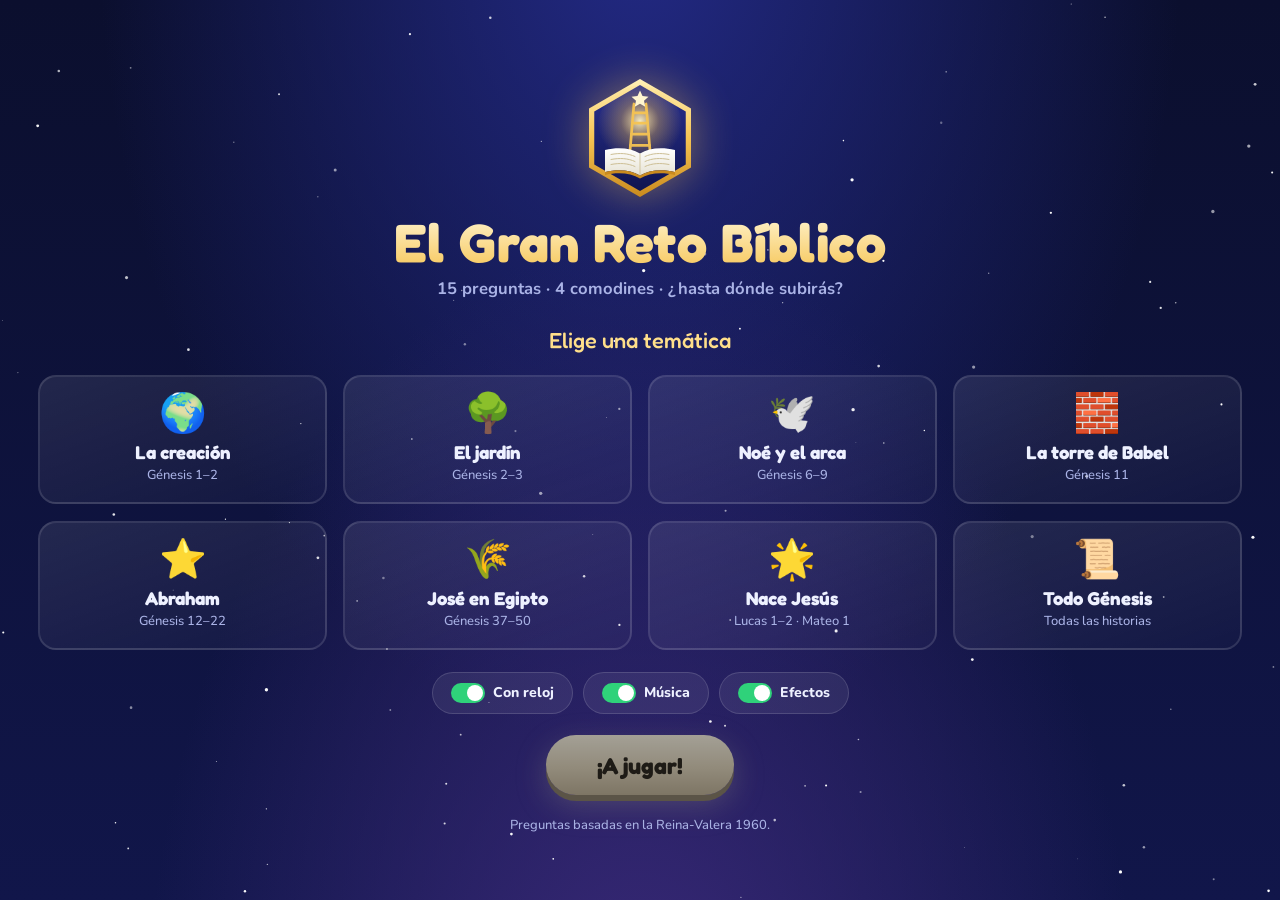
<file: demos/gran-reto/index.html>
<!DOCTYPE html>
<html lang="es">
  <head>
    <meta charset="utf-8" />
    <meta name="viewport" content="width=device-width, initial-scale=1, viewport-fit=cover" />
    <meta name="theme-color" content="#0b0f2e" />
    <link rel="icon" href="./logo.svg" />
    <title>El Gran Reto Bíblico</title>
    <script type="module" crossorigin src="./assets/index-BZwHBQod.js"></script>
    <link rel="stylesheet" crossorigin href="./assets/index-DJKFOQXp.css">
  </head>
  <body>
    <div id="raiz"></div>
  </body>
</html>
</file>
<file: demos/gran-reto/assets/index-DJKFOQXp.css>
@font-face{font-family:Fredoka;font-style:normal;font-display:swap;font-weight:500;src:url(./fredoka-hebrew-500-normal-DdMTjgiE.woff2)format("woff2"),url(./fredoka-hebrew-500-normal-BtShCMVp.woff)format("woff");unicode-range:U+307-308,U+590-5FF,U+200C-2010,U+20AA,U+25CC,U+FB1D-FB4F}@font-face{font-family:Fredoka;font-style:normal;font-display:swap;font-weight:500;src:url([data-uri])format("woff2"),url([data-uri])format("woff");unicode-range:U+100-2BA,U+2BD-2C5,U+2C7-2CC,U+2CE-2D7,U+2DD-2FF,U+304,U+308,U+329,U+1D00-1DBF,U+1E00-1E9F,U+1EF2-1EFF,U+2020,U+20A0-20AB,U+20AD-20C0,U+2113,U+2C60-2C7F,U+A720-A7FF}@font-face{font-family:Fredoka;font-style:normal;font-display:swap;font-weight:500;src:url(./fredoka-latin-500-normal-B0JifZgm.woff2)format("woff2"),url(./fredoka-latin-500-normal-BL692wg7.woff)format("woff");unicode-range:U+??,U+131,U+152-153,U+2BB-2BC,U+2C6,U+2DA,U+2DC,U+304,U+308,U+329,U+2000-206F,U+20AC,U+2122,U+2191,U+2193,U+2212,U+2215,U+FEFF,U+FFFD}@font-face{font-family:Fredoka;font-style:normal;font-display:swap;font-weight:600;src:url(./fredoka-hebrew-600-normal-CTBxhdlE.woff2)format("woff2"),url(./fredoka-hebrew-600-normal-BiVDObXj.woff)format("woff");unicode-range:U+307-308,U+590-5FF,U+200C-2010,U+20AA,U+25CC,U+FB1D-FB4F}@font-face{font-family:Fredoka;font-style:normal;font-display:swap;font-weight:600;src:url([data-uri])format("woff2"),url([data-uri])format("woff");unicode-range:U+100-2BA,U+2BD-2C5,U+2C7-2CC,U+2CE-2D7,U+2DD-2FF,U+304,U+308,U+329,U+1D00-1DBF,U+1E00-1E9F,U+1EF2-1EFF,U+2020,U+20A0-20AB,U+20AD-20C0,U+2113,U+2C60-2C7F,U+A720-A7FF}@font-face{font-family:Fredoka;font-style:normal;font-display:swap;font-weight:600;src:url(./fredoka-latin-600-normal-C4zohCW5.woff2)format("woff2"),url(./fredoka-latin-600-normal-CcrEjrB4.woff)format("woff");unicode-range:U+??,U+131,U+152-153,U+2BB-2BC,U+2C6,U+2DA,U+2DC,U+304,U+308,U+329,U+2000-206F,U+20AC,U+2122,U+2191,U+2193,U+2212,U+2215,U+FEFF,U+FFFD}@font-face{font-family:Fredoka;font-style:normal;font-display:swap;font-weight:700;src:url(./fredoka-hebrew-700-normal-DBqnFHCe.woff2)format("woff2"),url(./fredoka-hebrew-700-normal-DiqR04Vd.woff)format("woff");unicode-range:U+307-308,U+590-5FF,U+200C-2010,U+20AA,U+25CC,U+FB1D-FB4F}@font-face{font-family:Fredoka;font-style:normal;font-display:swap;font-weight:700;src:url([data-uri])format("woff2"),url([data-uri])format("woff");unicode-range:U+100-2BA,U+2BD-2C5,U+2C7-2CC,U+2CE-2D7,U+2DD-2FF,U+304,U+308,U+329,U+1D00-1DBF,U+1E00-1E9F,U+1EF2-1EFF,U+2020,U+20A0-20AB,U+20AD-20C0,U+2113,U+2C60-2C7F,U+A720-A7FF}@font-face{font-family:Fredoka;font-style:normal;font-display:swap;font-weight:700;src:url(./fredoka-latin-700-normal-BOIZVyIN.woff2)format("woff2"),url(./fredoka-latin-700-normal-C8FeHd3X.woff)format("woff");unicode-range:U+??,U+131,U+152-153,U+2BB-2BC,U+2C6,U+2DA,U+2DC,U+304,U+308,U+329,U+2000-206F,U+20AC,U+2122,U+2191,U+2193,U+2212,U+2215,U+FEFF,U+FFFD}@font-face{font-family:Nunito;font-style:normal;font-display:swap;font-weight:500;src:url(./nunito-cyrillic-ext-500-normal-BooqzoBf.woff2)format("woff2"),url(./nunito-cyrillic-ext-500-normal-ryWF3qTI.woff)format("woff");unicode-range:U+460-52F,U+1C80-1C8A,U+20B4,U+2DE0-2DFF,U+A640-A69F,U+FE2E-FE2F}@font-face{font-family:Nunito;font-style:normal;font-display:swap;font-weight:500;src:url(./nunito-cyrillic-500-normal-C7KGZCzc.woff2)format("woff2"),url(./nunito-cyrillic-500-normal-CsSUaxYY.woff)format("woff");unicode-range:U+301,U+400-45F,U+490-491,U+4B0-4B1,U+2116}@font-face{font-family:Nunito;font-style:normal;font-display:swap;font-weight:500;src:url(./nunito-vietnamese-500-normal-BpqpEYcO.woff2)format("woff2"),url(./nunito-vietnamese-500-normal-9ShSsgIA.woff)format("woff");unicode-range:U+102-103,U+110-111,U+128-129,U+168-169,U+1A0-1A1,U+1AF-1B0,U+300-301,U+303-304,U+308-309,U+323,U+329,U+1EA0-1EF9,U+20AB}@font-face{font-family:Nunito;font-style:normal;font-display:swap;font-weight:500;src:url(./nunito-latin-ext-500-normal-DpF2BH_v.woff2)format("woff2"),url(./nunito-latin-ext-500-normal-CVNQN0KE.woff)format("woff");unicode-range:U+100-2BA,U+2BD-2C5,U+2C7-2CC,U+2CE-2D7,U+2DD-2FF,U+304,U+308,U+329,U+1D00-1DBF,U+1E00-1E9F,U+1EF2-1EFF,U+2020,U+20A0-20AB,U+20AD-20C0,U+2113,U+2C60-2C7F,U+A720-A7FF}@font-face{font-family:Nunito;font-style:normal;font-display:swap;font-weight:500;src:url(./nunito-latin-500-normal-EugFkASW.woff2)format("woff2"),url(./nunito-latin-500-normal-B5klmw3Q.woff)format("woff");unicode-range:U+??,U+131,U+152-153,U+2BB-2BC,U+2C6,U+2DA,U+2DC,U+304,U+308,U+329,U+2000-206F,U+20AC,U+2122,U+2191,U+2193,U+2212,U+2215,U+FEFF,U+FFFD}@font-face{font-family:Nunito;font-style:normal;font-display:swap;font-weight:700;src:url(./nunito-cyrillic-ext-700-normal-BuR0mlCG.woff2)format("woff2"),url(./nunito-cyrillic-ext-700-normal-DfoqN4Gs.woff)format("woff");unicode-range:U+460-52F,U+1C80-1C8A,U+20B4,U+2DE0-2DFF,U+A640-A69F,U+FE2E-FE2F}@font-face{font-family:Nunito;font-style:normal;font-display:swap;font-weight:700;src:url(./nunito-cyrillic-700-normal-DP36NgGt.woff2)format("woff2"),url(./nunito-cyrillic-700-normal-DfHRUDv-.woff)format("woff");unicode-range:U+301,U+400-45F,U+490-491,U+4B0-4B1,U+2116}@font-face{font-family:Nunito;font-style:normal;font-display:swap;font-weight:700;src:url(./nunito-vietnamese-700-normal-Ch8EUCfz.woff2)format("woff2"),url(./nunito-vietnamese-700-normal-C9SQsXvj.woff)format("woff");unicode-range:U+102-103,U+110-111,U+128-129,U+168-169,U+1A0-1A1,U+1AF-1B0,U+300-301,U+303-304,U+308-309,U+323,U+329,U+1EA0-1EF9,U+20AB}@font-face{font-family:Nunito;font-style:normal;font-display:swap;font-weight:700;src:url(./nunito-latin-ext-700-normal-BWeMsAzO.woff2)format("woff2"),url(./nunito-latin-ext-700-normal-D4woHhbd.woff)format("woff");unicode-range:U+100-2BA,U+2BD-2C5,U+2C7-2CC,U+2CE-2D7,U+2DD-2FF,U+304,U+308,U+329,U+1D00-1DBF,U+1E00-1E9F,U+1EF2-1EFF,U+2020,U+20A0-20AB,U+20AD-20C0,U+2113,U+2C60-2C7F,U+A720-A7FF}@font-face{font-family:Nunito;font-style:normal;font-display:swap;font-weight:700;src:url(./nunito-latin-700-normal-Dort48En.woff2)format("woff2"),url(./nunito-latin-700-normal-OcDqTBcA.woff)format("woff");unicode-range:U+??,U+131,U+152-153,U+2BB-2BC,U+2C6,U+2DA,U+2DC,U+304,U+308,U+329,U+2000-206F,U+20AC,U+2122,U+2191,U+2193,U+2212,U+2215,U+FEFF,U+FFFD}@font-face{font-family:Nunito;font-style:normal;font-display:swap;font-weight:800;src:url(./nunito-cyrillic-ext-800-normal-B-cvGohL.woff2)format("woff2"),url(./nunito-cyrillic-ext-800-normal-pjRatrRO.woff)format("woff");unicode-range:U+460-52F,U+1C80-1C8A,U+20B4,U+2DE0-2DFF,U+A640-A69F,U+FE2E-FE2F}@font-face{font-family:Nunito;font-style:normal;font-display:swap;font-weight:800;src:url(./nunito-cyrillic-800-normal-D3igD7Kl.woff2)format("woff2"),url(./nunito-cyrillic-800-normal-DymMgApb.woff)format("woff");unicode-range:U+301,U+400-45F,U+490-491,U+4B0-4B1,U+2116}@font-face{font-family:Nunito;font-style:normal;font-display:swap;font-weight:800;src:url(./nunito-vietnamese-800-normal-D_CZYdm9.woff2)format("woff2"),url(./nunito-vietnamese-800-normal-Dz0hZPb5.woff)format("woff");unicode-range:U+102-103,U+110-111,U+128-129,U+168-169,U+1A0-1A1,U+1AF-1B0,U+300-301,U+303-304,U+308-309,U+323,U+329,U+1EA0-1EF9,U+20AB}@font-face{font-family:Nunito;font-style:normal;font-display:swap;font-weight:800;src:url(./nunito-latin-ext-800-normal-CtU8tJOV.woff2)format("woff2"),url(./nunito-latin-ext-800-normal-CDcxIxx8.woff)format("woff");unicode-range:U+100-2BA,U+2BD-2C5,U+2C7-2CC,U+2CE-2D7,U+2DD-2FF,U+304,U+308,U+329,U+1D00-1DBF,U+1E00-1E9F,U+1EF2-1EFF,U+2020,U+20A0-20AB,U+20AD-20C0,U+2113,U+2C60-2C7F,U+A720-A7FF}@font-face{font-family:Nunito;font-style:normal;font-display:swap;font-weight:800;src:url(./nunito-latin-800-normal-Dz8SOQK_.woff2)format("woff2"),url(./nunito-latin-800-normal-D-J0wlBY.woff)format("woff");unicode-range:U+??,U+131,U+152-153,U+2BB-2BC,U+2C6,U+2DA,U+2DC,U+304,U+308,U+329,U+2000-206F,U+20AC,U+2122,U+2191,U+2193,U+2212,U+2215,U+FEFF,U+FFFD}:root{--noche:#0b0f2e;--indigo:#1b2163;--indigo2:#2a3190;--oro:#f6c453;--oro2:#ffdf8a;--texto:#eef1ff;--suave:#aab3e6;--ok:#2fd27a;--mal:#ff4d5e;--sel:#ff9f1c;--borde:#5b67d8}*{box-sizing:border-box;margin:0;padding:0}html,body{height:100%}body{padding:env(safe-area-inset-top) env(safe-area-inset-right) env(safe-area-inset-bottom) env(safe-area-inset-left);color:var(--texto);background:var(--noche);-webkit-tap-highlight-color:transparent;font-family:Nunito,system-ui,sans-serif;overflow-x:hidden}#cielo{z-index:0;background:radial-gradient(at 50% 120%,#3b2a7a 0%,#0000 55%),radial-gradient(at 50% -10%,#232a86 0%,#0000 60%),linear-gradient(#0b0f2e,#11164a);position:fixed;inset:0}#estrellas{z-index:0;pointer-events:none;position:fixed;inset:0}.pantalla{z-index:1;min-height:100vh;display:flex;position:relative}button{cursor:pointer;color:inherit;background:0 0;border:0;font-family:inherit}h1,h2,h3{font-family:Fredoka,Nunito,sans-serif}#inicio{flex-direction:column;align-items:center;gap:18px;padding:28px 16px 40px}.logo{text-align:center;margin-top:8px}.lampara{filter:drop-shadow(0 0 22px #f6c45373);width:120px;height:120px;margin:0 auto 8px;animation:4s ease-in-out infinite flota;display:block}@keyframes flota{50%{transform:translateY(-6px)}}.logo h1{letter-spacing:.5px;background:linear-gradient(#fff6d5,var(--oro));color:#0000;-webkit-background-clip:text;background-clip:text;font-size:clamp(30px,6vw,48px)}.logo p{color:var(--suave);margin-top:2px;font-weight:700}.subt{color:var(--oro2);margin-top:6px;font-family:Fredoka;font-size:20px}#temas{grid-template-columns:repeat(auto-fill,minmax(150px,1fr));gap:12px;width:min(820px,100%);display:grid}.tema{text-align:center;background:linear-gradient(160deg,#ffffff17,#ffffff05);border:2px solid #ffffff1f;border-radius:18px;padding:16px 12px 14px;transition:transform .15s,border-color .15s,box-shadow .15s;position:relative}.tema:hover{transform:translateY(-3px)}.tema.elegido{border-color:var(--oro);box-shadow:0 0 0 4px #f6c4532e,0 10px 30px #00000059}.tema .ico{margin-bottom:8px;font-size:34px;line-height:1;display:block}.tema b{font-family:Fredoka;font-size:17px;display:block}.tema small{color:var(--suave);margin-top:3px;font-size:12.5px;display:block}.tema.mezcla{grid-column:1/-1;justify-content:center;align-items:center;gap:12px;padding:12px;display:flex}.tema.mezcla .ico{margin:0}.ajustes{flex-wrap:wrap;justify-content:center;gap:10px;display:flex}.chip{background:#ffffff12;border:1.5px solid #ffffff24;border-radius:999px;align-items:center;gap:8px;padding:9px 14px;font-size:14px;font-weight:800;display:flex}.chip .pt{background:#444b7a;border-radius:999px;width:34px;height:20px;transition:all .2s;position:relative}.chip .pt:after{content:"";background:#fff;border-radius:50%;width:16px;height:16px;transition:all .2s;position:absolute;top:2px;left:2px}.chip.on .pt{background:var(--ok)}.chip.on .pt:after{left:16px}.btn-oro{color:#3a2600;background:linear-gradient(#ffe49a,var(--oro) 55%,#e0a52b);border-radius:999px;padding:14px 46px;font-family:Fredoka;font-size:22px;font-weight:700;transition:transform .1s,box-shadow .1s;box-shadow:0 6px #a8741a,0 10px 30px #f6c45359}.btn-oro:active{transform:translateY(4px);box-shadow:0 2px #a8741a}.btn-oro:disabled{filter:grayscale(.8)brightness(.7);cursor:not-allowed}.nota{color:var(--suave);text-align:center;max-width:560px;font-size:13px}#juego{flex-direction:column;gap:12px;width:100%;max-width:1180px;margin:0 auto;padding:12px 14px 18px}.barra{align-items:center;gap:10px;display:flex}.barra .tema-act{color:var(--oro2);align-items:center;gap:6px;font-family:Fredoka;font-size:16px;display:flex}.barra .esp{flex:1}.icobtn{background:#ffffff14;border:1.5px solid #ffffff24;border-radius:12px;place-items:center;width:40px;height:40px;font-size:18px;display:grid}.icobtn.off{opacity:.45}.cuerpo{flex:1;grid-template-columns:1fr 250px;gap:16px;display:grid}.zona{flex-direction:column;gap:14px;min-width:0;display:flex}.comodines{flex-wrap:wrap;justify-content:center;gap:10px;display:flex}.comodin{border:2.5px solid var(--borde);background:radial-gradient(#2c3496,#141a5a);border-radius:50%;place-items:center;width:74px;height:50px;font-family:Fredoka;font-size:15px;font-weight:700;transition:all .2s;display:grid;position:relative;box-shadow:0 0 14px #5b67d859}.comodin:hover:not(:disabled){border-color:var(--oro);box-shadow:0 0 18px #f6c45380}.comodin span{font-size:20px}.comodin:disabled{opacity:.35;cursor:not-allowed}.comodin.usado:after{content:"";background:var(--mal);border-radius:3px;width:86%;height:3px;position:absolute;transform:rotate(-24deg)}.comodin .lbl{color:var(--suave);white-space:nowrap;font-family:Nunito;font-size:10.5px;font-weight:800;position:absolute;bottom:-17px}.escenario{flex-direction:column;flex:1;justify-content:center;gap:12px;padding-top:6px;display:flex;position:relative}.escenario:before{content:"";pointer-events:none;z-index:-1;background:radial-gradient(#f6c45321,#0000 65%);width:70%;height:60%;position:absolute;top:8%;left:50%;transform:translate(-50%)}.reloj{align-self:center;width:64px;height:64px;position:relative}.reloj svg{transform:rotate(-90deg)}.reloj b{place-items:center;font-family:Fredoka;font-size:22px;display:grid;position:absolute;inset:0}.reloj.urgente b{color:var(--mal);animation:.5s infinite alternate late}@keyframes late{to{transform:scale(1.15)}}.info-escalon{color:var(--oro2);background:#f6c45324;border:1px solid #f6c45359;border-radius:999px;align-self:center;padding:5px 16px;font-family:Fredoka;font-size:15px}.hex{--c:var(--borde);background:linear-gradient(90deg,transparent,var(--c) 4%,var(--c) 96%,transparent);clip-path:polygon(0 50%,22px 0,calc(100% - 22px) 0,100% 50%,calc(100% - 22px) 100%,22px 100%);padding:2px;position:relative}.hex>.in{clip-path:polygon(0 50%,21px 0,calc(100% - 21px) 0,100% 50%,calc(100% - 21px) 100%,21px 100%);background:linear-gradient(#1f2678,#0f1450);padding:14px 34px}.pregunta .in{text-align:center;place-items:center;min-height:96px;font-family:Fredoka;font-size:clamp(18px,2.6vw,25px);font-weight:600;line-height:1.25;display:grid}.pregunta{animation:.45s ease-out entra}@keyframes entra{0%{opacity:0;transform:translateY(12px)scale(.98)}}.respuestas{grid-template-columns:1fr 1fr;gap:10px 14px;display:grid}.resp{text-align:left;width:100%;transition:transform .1s}.resp .in{align-items:center;gap:10px;min-height:56px;padding:10px 30px;font-size:clamp(15px,2vw,18px);font-weight:800;display:flex}.resp .letra{color:var(--oro);flex:none;font-family:Fredoka;font-size:18px}.resp:not(.sel):not(.ok):not(.mal):hover:not(:disabled) .in{background:linear-gradient(#2b339a,#151b66)}.resp:active:not(:disabled){transform:scale(.985)}.resp.sel{--c:var(--sel)}.resp.sel .in{color:#2a1600;background:linear-gradient(#ffb547,#e07b00)}.resp.sel .letra{color:#fff}.resp.ok{--c:#7dffb5}.resp.ok .in{color:#04230f;background:linear-gradient(#3ff08f,#139a52);animation:.25s 4 alternate destello}.resp.ok .letra{color:#fff}@keyframes destello{to{filter:brightness(1.35)}}.resp.mal{--c:#ff9aa4}.resp.mal .in{background:linear-gradient(#ff6b78,#b81c2c)}.resp.fuera{visibility:hidden}.resp:disabled{cursor:default}.acciones{flex-wrap:wrap;justify-content:center;gap:10px;min-height:52px;display:flex}.btn-final{color:#2a1600;background:linear-gradient(#ffb547,#e07b00);border-radius:999px;padding:12px 30px;font-family:Fredoka;font-size:19px;font-weight:700;animation:1.2s infinite pulso;box-shadow:0 5px #9a5200}@keyframes pulso{50%{box-shadow:0 5px #9a5200,0 0 0 8px #ff9f1c2e}}.btn-sec{background:#ffffff14;border:1.5px solid #fff3;border-radius:999px;padding:11px 20px;font-size:15px;font-weight:800}.oculto{display:none!important}.escalera{background:linear-gradient(170deg,#ffffff12,#ffffff05);border:1.5px solid #ffffff1f;border-radius:18px;flex-direction:column-reverse;align-self:start;gap:3px;padding:10px;display:flex}.peldano{color:var(--suave);border-radius:9px;justify-content:space-between;align-items:center;padding:5px 12px;font-size:14.5px;font-weight:800;transition:all .3s;display:flex}.peldano .n{color:#7b84c4;width:24px}.peldano .p{text-align:right;flex:1}.peldano.seguro{color:#fff}.peldano.seguro .p:before{content:"◆ ";color:var(--oro);font-size:11px}.peldano.pasado{color:#9cf0c4}.peldano.actual{color:#2a1600;background:linear-gradient(90deg,#ffb547,#e07b00);transform:scale(1.04);box-shadow:0 0 18px #ff9f1c73}.peldano.actual .n{color:#2a1600}.btn-escalera{display:none}.velo{z-index:20;-webkit-backdrop-filter:blur(4px);backdrop-filter:blur(4px);background:#050719b8;justify-content:center;align-items:center;padding:18px;display:flex;position:fixed;inset:0}.modal{border:2px solid var(--borde);text-align:center;background:linear-gradient(#1f2678,#11165a);border-radius:22px;width:min(440px,100%);padding:22px;animation:.3s entra;box-shadow:0 20px 60px #00000080}.modal h3{color:var(--oro2);margin-bottom:8px;font-size:22px}.modal p{color:var(--texto);line-height:1.45}.modal .fila{flex-wrap:wrap;justify-content:center;gap:10px;margin-top:18px;display:flex}.barras{justify-content:center;align-items:flex-end;gap:16px;height:170px;margin:16px 0 4px;display:flex}.barras .col{flex-direction:column;justify-content:flex-end;align-items:center;gap:6px;width:46px;height:100%;display:flex}.barras .bar{background:linear-gradient(var(--oro2),#d89622);border-radius:8px 8px 3px 3px;width:100%;height:0;transition:height 1.6s cubic-bezier(.2,.8,.2,1)}.barras .pct{font-size:14px;font-weight:800}.barras .let{color:var(--oro);font-family:Fredoka}.cita{color:var(--oro);margin:12px 0;font-family:Fredoka;font-size:26px}#fin{flex-direction:column;align-items:center;gap:16px;padding:30px 16px}#fin .gran{background:linear-gradient(#fff6d5,var(--oro));color:#0000;-webkit-background-clip:text;background-clip:text;font-family:Fredoka;font-size:clamp(36px,8vw,64px);font-weight:700}#fin .msg{text-align:center;font-family:Fredoka;font-size:24px}.repaso{flex-direction:column;gap:8px;width:min(720px,100%);margin-top:6px;display:flex}.item{border-left:4px solid var(--ok);background:#ffffff0f;border-radius:14px;align-items:flex-start;gap:10px;padding:10px 14px;display:flex}.item.x{border-left-color:var(--mal)}.item .q{font-weight:800}.item .r{color:var(--suave);margin-top:2px;font-size:14px}.confeti{z-index:30;pointer-events:none;width:9px;height:14px;animation:linear forwards cae;position:fixed;top:-12px}@keyframes cae{to{transform:translateY(110vh)rotate(720deg)}}@media (width<=820px){.cuerpo{grid-template-columns:1fr}.escalera{z-index:15;background:#141a5a;width:230px;display:none;position:fixed;top:62px;right:10px;box-shadow:0 20px 50px #0009}.escalera.abierta{display:flex}.btn-escalera{display:grid}.respuestas{grid-template-columns:1fr}.hex>.in{padding:12px 28px}.pregunta .in{min-height:84px}}.btn-oro.chico{padding:10px 28px;font-size:18px}.btn-sec:disabled{opacity:.45;cursor:default}.barras .bar{transition:none}@media (width>=821px){#juego{gap:1.6vh;max-width:1680px;height:100vh;min-height:620px;padding:2.2vh 2.6vw 2.6vh}.barra .tema-act{font-size:clamp(17px,1.35vw,26px)}.icobtn{border-radius:14px;width:clamp(42px,3vw,56px);height:clamp(42px,3vw,56px);font-size:clamp(18px,1.4vw,26px)}.cuerpo{grid-template-columns:1fr clamp(250px,21vw,360px);gap:2.4vw;min-height:0}.zona{gap:2vh;min-height:0}.comodines{gap:clamp(14px,1.6vw,30px);padding-bottom:18px}.comodin{border-width:3px;width:clamp(80px,6.4vw,120px);height:clamp(54px,4.3vw,80px);font-size:clamp(16px,1.3vw,24px)}.comodin span{font-size:clamp(22px,1.8vw,34px)}.comodin .lbl{font-size:clamp(11px,.85vw,15px);bottom:-22px}.escenario{justify-content:flex-end;gap:2vh;padding-bottom:.5vh}.reloj{width:clamp(64px,5.4vw,96px);height:clamp(64px,5.4vw,96px)}.reloj svg{width:100%;height:100%}.reloj b{font-size:clamp(22px,1.9vw,36px)}.info-escalon{padding:6px 22px;font-size:clamp(15px,1.2vw,22px)}.hex{clip-path:polygon(0 50%,34px 0,calc(100% - 34px) 0,100% 50%,calc(100% - 34px) 100%,34px 100%)}.hex>.in{clip-path:polygon(0 50%,33px 0,calc(100% - 33px) 0,100% 50%,calc(100% - 33px) 100%,33px 100%);padding:16px 54px}.pregunta .in{min-height:clamp(120px,19vh,220px);font-size:clamp(23px,2.25vw,42px);line-height:1.22}.respuestas{gap:1.8vh 1.6vw}.resp .in{gap:14px;min-height:clamp(64px,9.5vh,108px);padding:12px 48px;font-size:clamp(18px,1.6vw,30px)}.resp .letra{font-size:clamp(19px,1.6vw,30px)}.acciones{gap:16px;min-height:clamp(56px,7vh,80px)}.btn-final{padding:14px 40px;font-size:clamp(19px,1.5vw,28px)}.btn-sec{padding:12px 26px;font-size:clamp(15px,1.15vw,21px)}.escalera{justify-content:space-between;align-self:stretch;gap:0;padding:1.4vh 12px}.peldano{border-radius:12px;padding:.55vh 16px;font-size:clamp(15px,1.3vw,24px)}.peldano .n{width:clamp(26px,2.2vw,40px)}.peldano.seguro .p:before{font-size:.75em}.modal{width:min(560px,92vw);padding:30px}.modal h3{font-size:clamp(22px,1.8vw,32px)}.modal p{font-size:clamp(16px,1.25vw,22px)}.cita{font-size:clamp(28px,2.4vw,44px)}.barras{gap:clamp(16px,1.8vw,30px);height:clamp(170px,26vh,280px)}.barras .col{width:clamp(46px,4vw,70px)}.barras .pct,.barras .let{font-size:clamp(14px,1.2vw,22px)}#inicio{justify-content:center;gap:2.4vh;padding:3vh 3vw}.lampara{width:clamp(110px,10vw,180px);height:clamp(110px,10vw,180px)}.logo h1{font-size:clamp(40px,4.2vw,76px)}.logo p{font-size:clamp(16px,1.3vw,24px)}.subt{font-size:clamp(20px,1.7vw,30px)}#temas{grid-template-columns:repeat(4,1fr);gap:clamp(12px,1.3vw,22px);width:min(1320px,94vw)}.tema{padding:clamp(16px,2vh,28px) 14px}.tema .ico{font-size:clamp(34px,3vw,56px)}.tema b{font-size:clamp(17px,1.45vw,26px)}.tema small{font-size:clamp(13px,1vw,18px)}.tema.mezcla{flex-direction:column;grid-column:auto;gap:8px}.chip{padding:10px 18px;font-size:clamp(14px,1.1vw,20px)}.btn-oro{padding:clamp(14px,1.8vh,22px) clamp(46px,4vw,80px);font-size:clamp(22px,1.8vw,32px)}.nota{max-width:820px;font-size:clamp(13px,1vw,18px)}#fin{gap:2.2vh;padding:5vh 3vw}#fin .msg{font-size:clamp(24px,2.2vw,40px)}#fin .gran{font-size:clamp(56px,6vw,110px)}#fin h3{font-size:clamp(20px,1.6vw,30px)}.repaso{gap:10px;width:min(1000px,94vw)}.item{padding:14px 20px;font-size:clamp(15px,1.2vw,21px)}.item .r{font-size:clamp(14px,1.05vw,19px)}}@media (width>=821px) and (height<=780px){.pregunta .in{min-height:100px}.resp .in{min-height:58px}.peldano{padding:2px 14px}}
</file>
